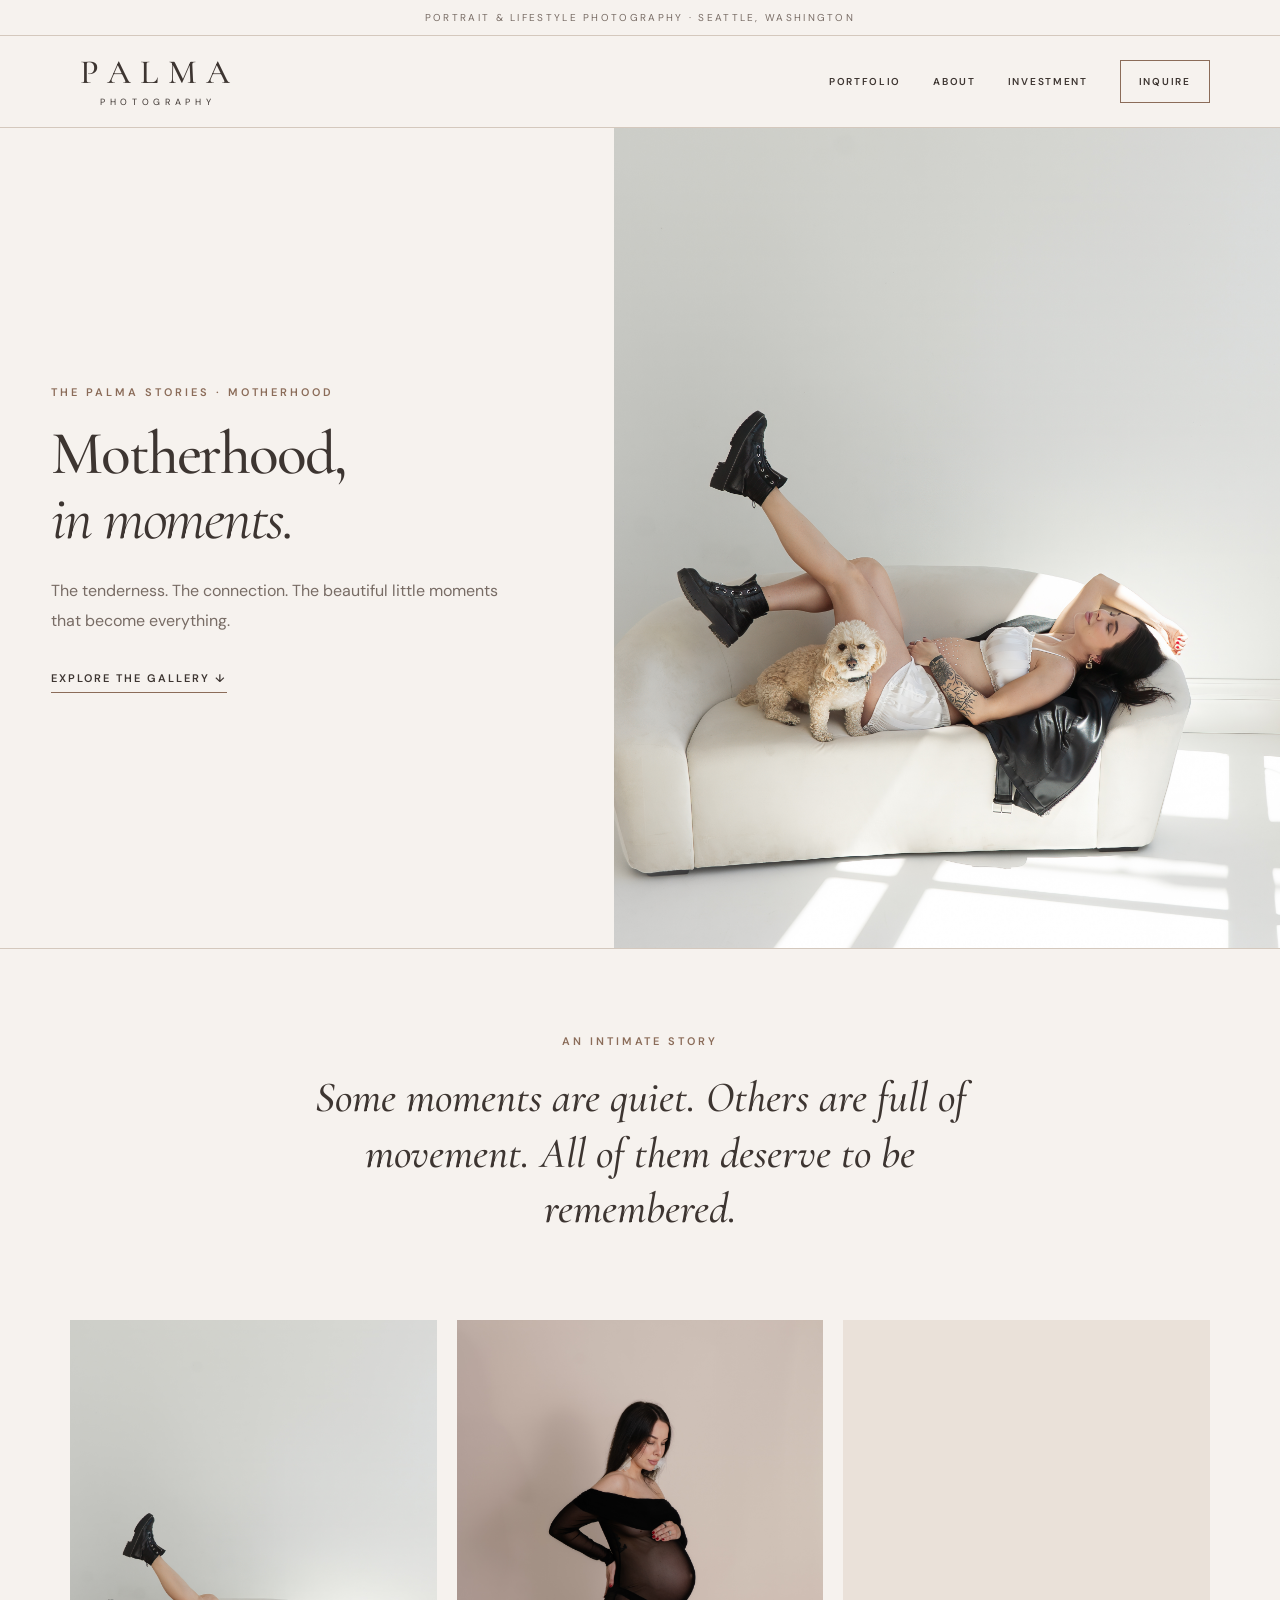
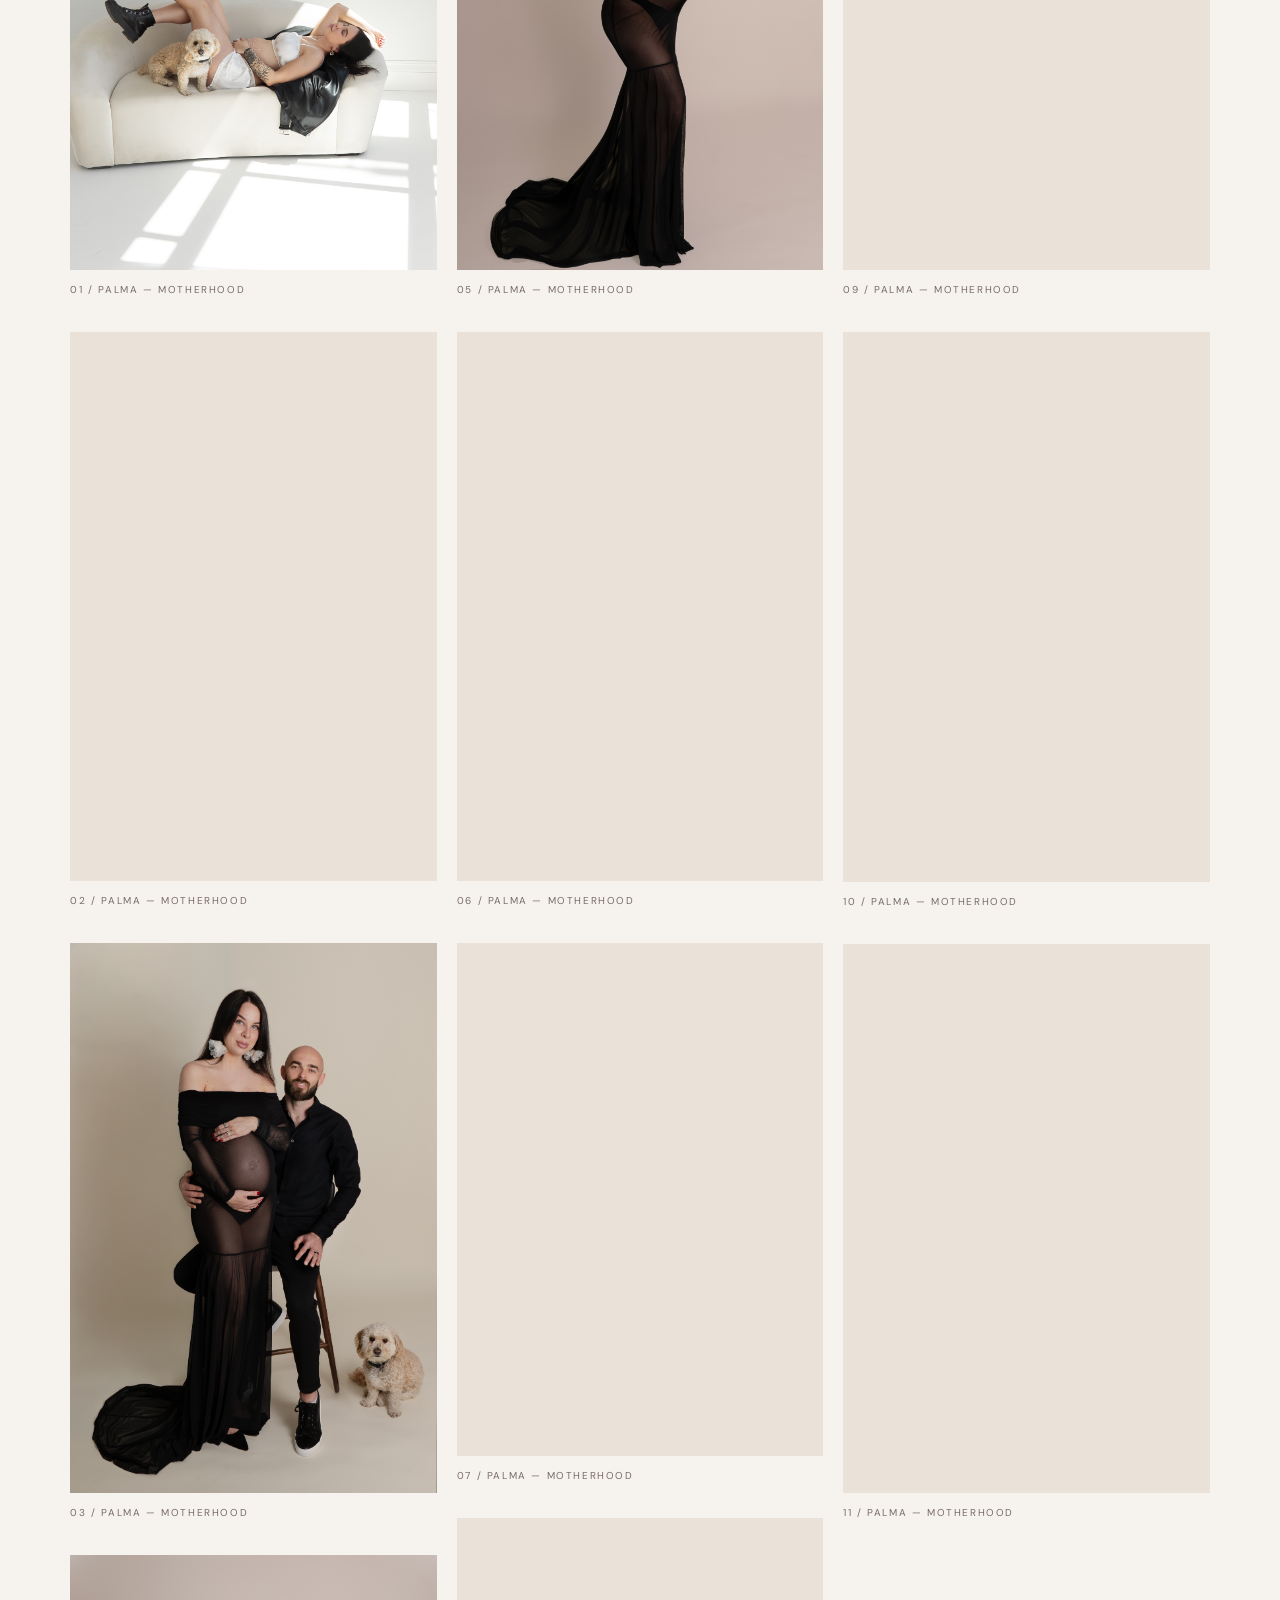
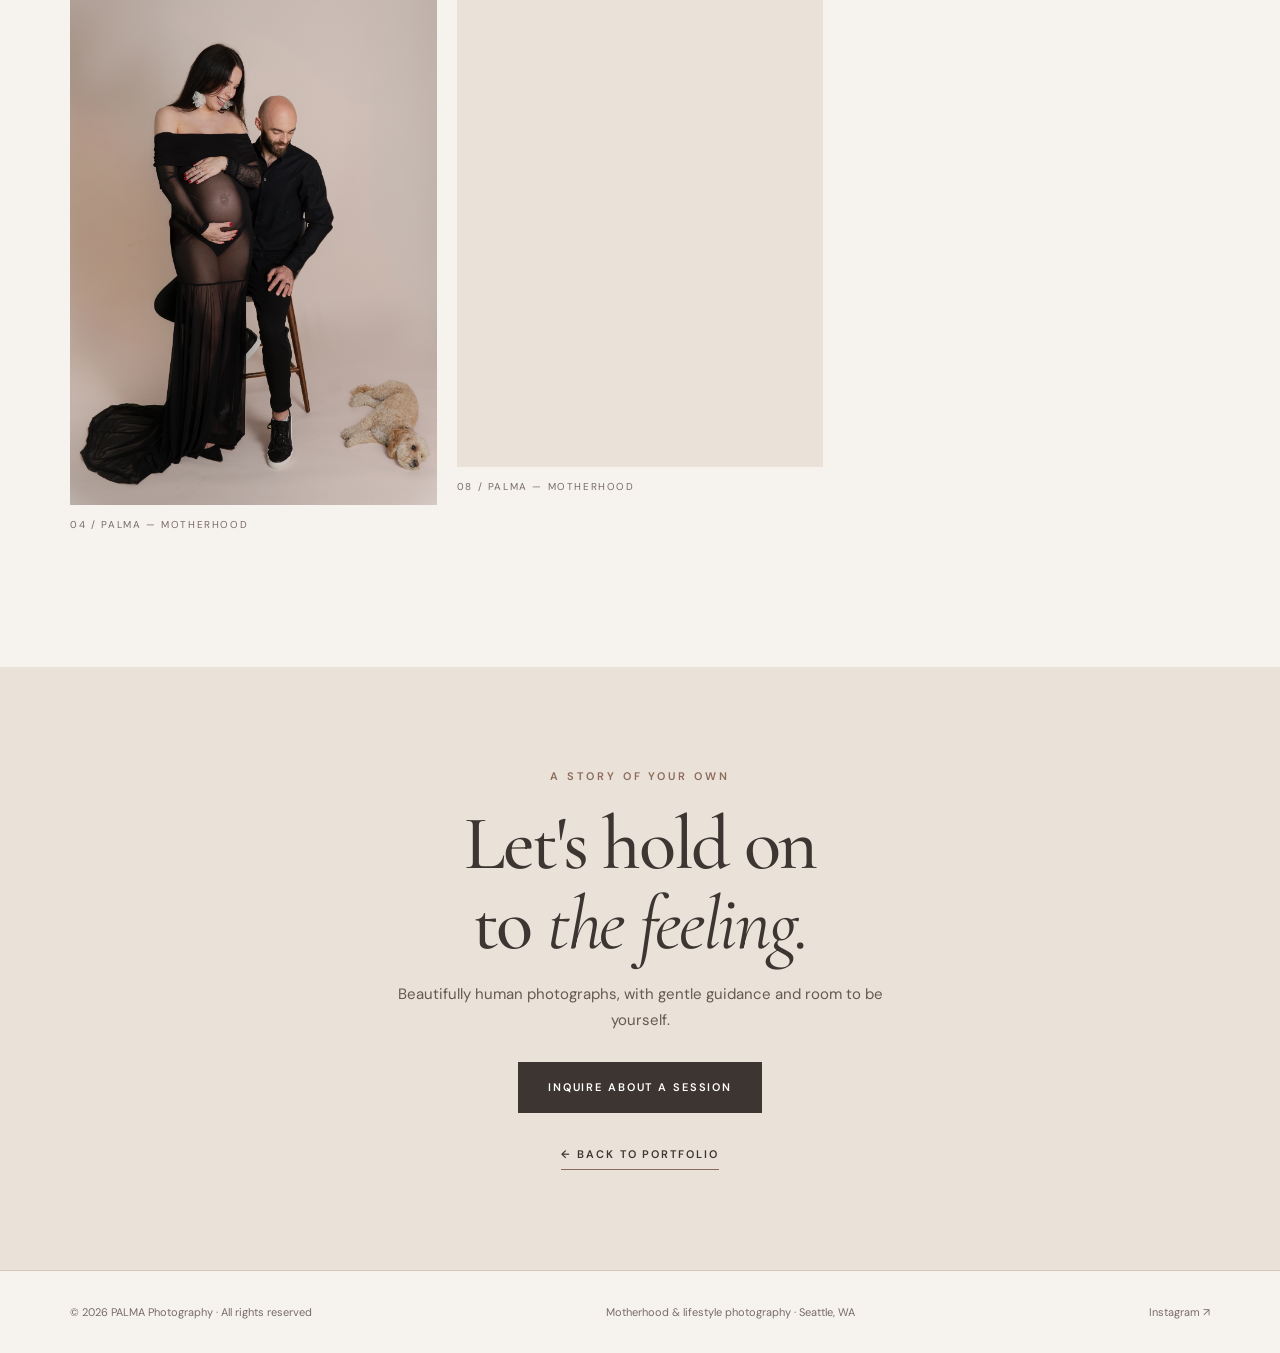
<file: motherhood.html>
<!doctype html>
<html lang="en">
<head>
<meta charset="utf-8">
<meta name="viewport" content="width=device-width, initial-scale=1">
<meta name="theme-color" content="#f6f2ee">
<title>Motherhood Stories | PALMA Photography</title>
<meta name="description" content="Explore PALMA Photography's motherhood portrait gallery: tender connections, natural expressions and beautifully human moments. Portrait and lifestyle photographer in Seattle, Washington.">
<link rel="canonical" href="https://www.palma.photography/motherhood.html">
<link rel="icon" href="PalmaLogoSeattle.png" type="image/png">
<meta property="og:type" content="website">
<meta property="og:site_name" content="PALMA Photography">
<meta property="og:title" content="PALMA Photography">
<meta property="og:description" content="Motherhood stories — the little moments that mean everything.">
<meta property="og:url" content="https://www.palma.photography/motherhood.html">
<meta property="og:image" content="https://www.palma.photography/PalmaLogoSeattle.png">
<meta name="twitter:card" content="summary">
<meta name="twitter:title" content="PALMA Photography">
<meta name="twitter:image" content="https://www.palma.photography/PalmaLogoSeattle.png">
<link rel="preconnect" href="https://fonts.googleapis.com">
<link rel="preconnect" href="https://fonts.gstatic.com" crossorigin>
<link href="https://fonts.googleapis.com/css2?family=Cormorant+Garamond:wght@400;500;600&family=DM+Sans:wght@400;500;600&display=swap" rel="stylesheet">
<style>
:root{--paper:#f6f2ee;--deep:#eae1d9;--ink:#3d3531;--muted:#786c65;--accent:#8b6c59;--line:#d4c8bd;--serif:'Cormorant Garamond',Georgia,serif;--sans:'DM Sans',Arial,sans-serif}
*{box-sizing:border-box}html{scroll-behavior:smooth}body{margin:0;background:var(--paper);color:var(--ink);font:15px/1.7 var(--sans);-webkit-font-smoothing:antialiased}a{color:inherit}img{display:block;width:100%}button{font:inherit}a:focus-visible,button:focus-visible{outline:3px solid #8b6c59;outline-offset:4px}
.skip{position:absolute;left:-10000px;top:auto;background:white;z-index:10}.skip:focus{left:1rem;top:1rem;padding:.6rem}
.topline{border-bottom:1px solid var(--line);text-transform:uppercase;text-align:center;letter-spacing:.23em;font-size:10px;padding:9px 16px;color:var(--muted)}
.site-header{display:flex;align-items:center;justify-content:space-between;gap:30px;max-width:1400px;margin:0 auto;padding:20px 5.5%}.brand{text-align:center;display:inline-flex;flex-direction:column;text-decoration:none;line-height:1;min-width:170px}.brand-main{font:500 34px/1 var(--serif);letter-spacing:.28em;padding-left:.28em}.brand-sub{font-size:9px;letter-spacing:.52em;padding-left:.52em;margin-top:8px;text-transform:uppercase}.nav{display:flex;gap:clamp(15px,2.5vw,38px);align-items:center;flex-wrap:wrap}.nav a{text-decoration:none;font-size:10px;text-transform:uppercase;letter-spacing:.17em;font-weight:600}.nav-cta{padding:12px 18px;border:1px solid var(--accent)}
.eyebrow{color:var(--accent);font-size:11px;letter-spacing:.27em;text-transform:uppercase;font-weight:600;margin:0 0 19px}
h1,h2,p{margin-top:0}h1,h2{font-family:var(--serif);font-weight:500;line-height:1.04}h1{font-size:clamp(4.2rem,8vw,8.3rem);letter-spacing:-.04em;margin:0 0 25px}h1 em,h2 em{font-weight:400}.lead{font-size:16px;color:var(--muted);line-height:1.9;max-width:450px}.hero{border-top:1px solid var(--line);border-bottom:1px solid var(--line);display:grid;grid-template-columns:48% 52%;min-height:570px}.hero-copy{display:flex;flex-direction:column;justify-content:center;align-items:flex-start;padding:70px 8% 70px max(7%,calc((100vw - 1180px)/2))}.hero-photo{min-height:570px;width:100%;height:100%;max-height:820px;object-fit:cover;object-position:center 38%;background:var(--deep)}.text-link{font-size:11px;font-weight:600;text-decoration:none;letter-spacing:.18em;text-transform:uppercase;padding-bottom:5px;border-bottom:1px solid var(--accent);display:inline-block;margin-top:16px}
.intro{padding:83px max(6%,calc((100vw - 1180px)/2));text-align:center}.intro p:last-child{font:italic 500 clamp(26px,3.4vw,43px)/1.3 var(--serif);max-width:740px;margin:0 auto}.container{width:min(1180px,89%);margin:0 auto}.photo-grid{columns:3;column-gap:20px;padding-bottom:100px}.gallery-item{display:inline-block;break-inside:avoid;width:100%;margin:0 0 34px}.gallery-button{display:block;width:100%;padding:0;border:0;background:var(--deep);cursor:zoom-in;overflow:hidden}.gallery-button img{width:100%;height:auto;transition:transform .35s}.gallery-button:hover img{transform:scale(1.018)}figcaption{margin:11px 0 0;text-transform:uppercase;letter-spacing:.16em;color:var(--muted);font-size:10px}
.closing{background:var(--deep);text-align:center;padding:100px 20px}.closing h2{font-size:clamp(3.5rem,6vw,6rem);letter-spacing:-.03em;margin-bottom:18px}.closing>p:not(.eyebrow){max-width:520px;color:#665950;margin:0 auto 29px}.btn{background:var(--ink);color:#fff;text-decoration:none;display:inline-block;padding:16px 30px;font-size:11px;font-weight:600;text-transform:uppercase;letter-spacing:.17em}.closing .text-link{display:block;width:max-content;margin:32px auto 0}footer{padding:32px 5.5%;display:flex;gap:20px;justify-content:space-between;flex-wrap:wrap;font-size:11px;color:var(--muted);border-top:1px solid var(--line)}footer a{text-decoration:none}
.lightbox{padding:0;margin:auto;border:0;max-width:100vw;max-height:100vh;width:100vw;height:100vh;background:#151515;color:#fff}.lightbox::backdrop{background:rgba(0,0,0,.97)}.lightbox[open]{display:flex;align-items:center;justify-content:center}.lightbox-image{width:auto;max-width:calc(100vw - 130px);max-height:calc(100vh - 70px);height:auto;object-fit:contain}.lb-btn{position:absolute;color:#fff;background:rgba(30,30,30,.65);border:1px solid #777;min-width:40px;min-height:44px;cursor:pointer;font-size:27px}.lb-close{right:18px;top:16px}.lb-prev{left:18px;top:50%}.lb-next{right:18px;top:50%}.lb-counter{position:absolute;bottom:15px;left:50%;transform:translateX(-50%);font-size:12px;letter-spacing:.2em}
@media(max-width:900px){.site-header{flex-direction:column;gap:18px}.hero-copy{padding-left:9%}.photo-grid{columns:2}}
@media(max-width:650px){.site-header{padding:22px 4%}.nav{gap:14px;justify-content:center}.nav a{font-size:9px}.hero{grid-template-columns:1fr}.hero-copy{padding:70px 7% 58px}.hero-photo{min-height:440px;max-height:550px}.intro{padding:68px 7%}.photo-grid{columns:2;column-gap:13px;padding-bottom:65px}.gallery-item{margin-bottom:23px}.closing{padding:70px 6%}.lightbox-image{max-width:calc(100vw - 35px);max-height:calc(100vh - 130px)}.lb-prev,.lb-next{top:auto;bottom:20px}}
@media(max-width:400px){.nav{gap:10px}.hero h1{font-size:4.1rem}.photo-grid{columns:1}footer{justify-content:center;text-align:center}}
@media(prefers-reduced-motion:reduce){html{scroll-behavior:auto}*{transition:none!important}}

/* PALMA 2026-10-25 — Fix oversized heading clipping into portrait. */
.hero { grid-template-columns: minmax(0,48%) minmax(0,52%); }
.hero-copy {
  min-width: 0;
  padding: 70px clamp(26px,4vw,72px);
}
.hero h1 {
  max-width: 100%;
  font-size: clamp(3rem,4.8vw,5.5rem);
  line-height: 1.06;
  letter-spacing: -.035em;
}
@media (max-width: 950px) {
  .hero { grid-template-columns: 1fr; }
  .hero-copy { padding: 65px 7% 50px; }
  .hero-photo { min-height: 420px; max-height: 600px; }
}
@media (max-width: 650px) {
  .hero h1 { font-size: clamp(2.25rem,9.5vw,3.7rem); }
  .hero-photo { min-height: 410px; max-height: 540px; }
}

</style>
</head>
<body>
<a class="skip" href="#main">Skip to content</a>
<div class="topline">Portrait &amp; lifestyle photography · Seattle, Washington</div>
<header class="site-header"><a class="brand" href="index.html#top" aria-label="PALMA Photography homepage"><span class="brand-main">PALMA</span><span class="brand-sub">Photography</span></a><nav class="nav" aria-label="Main navigation"><a href="index.html#portfolio">Portfolio</a><a href="index.html#about">About</a><a href="index.html#investment">Investment</a><a class="nav-cta" href="index.html#contact">Inquire</a></nav></header>
<main id="main">
<section class="hero"><div class="hero-copy"><p class="eyebrow">The PALMA stories · Motherhood</p><h1>Motherhood,<br><em>in moments.</em></h1><p class="lead">The tenderness. The connection. The beautiful little moments that become everything.</p><a class="text-link" href="#motherhood-gallery">Explore the gallery ↓</a></div><img class="hero-photo" src="assets/img/motherhood/DSC00817-Edit-2.jpg" alt="A tender motherhood portrait by PALMA Photography" fetchpriority="high"></section>
<div class="intro"><p class="eyebrow">An intimate story</p><p>Some moments are quiet. Others are full of movement. All of them deserve to be remembered.</p></div>
<section id="motherhood-gallery" class="container" aria-label="PALMA Motherhood photography gallery"><div class="photo-grid">
<figure class="gallery-item"><button type="button" class="gallery-button" data-index="0" aria-label="Open motherhood photograph 1"><img loading="lazy" decoding="async" src="assets/img/motherhood/DSC00817-Edit-2.jpg" alt="Motherhood portrait by PALMA Photography, image 1"></button><figcaption>01 / PALMA — Motherhood</figcaption></figure>
<figure class="gallery-item"><button type="button" class="gallery-button" data-index="1" aria-label="Open motherhood photograph 2"><img loading="lazy" decoding="async" src="assets/img/motherhood/DSC00660-Edit-3.jpg" alt="Motherhood portrait by PALMA Photography, image 2"></button><figcaption>02 / PALMA — Motherhood</figcaption></figure>
<figure class="gallery-item"><button type="button" class="gallery-button" data-index="2" aria-label="Open motherhood photograph 3"><img loading="lazy" decoding="async" src="assets/img/motherhood/DSC00684-Edit.jpg" alt="Motherhood portrait by PALMA Photography, image 3"></button><figcaption>03 / PALMA — Motherhood</figcaption></figure>
<figure class="gallery-item"><button type="button" class="gallery-button" data-index="3" aria-label="Open motherhood photograph 4"><img loading="lazy" decoding="async" src="assets/img/motherhood/DSC00691-Edit-2.jpg" alt="Motherhood portrait by PALMA Photography, image 4"></button><figcaption>04 / PALMA — Motherhood</figcaption></figure>
<figure class="gallery-item"><button type="button" class="gallery-button" data-index="4" aria-label="Open motherhood photograph 5"><img loading="lazy" decoding="async" src="assets/img/motherhood/DSC00733-Edit.jpg" alt="Motherhood portrait by PALMA Photography, image 5"></button><figcaption>05 / PALMA — Motherhood</figcaption></figure>
<figure class="gallery-item"><button type="button" class="gallery-button" data-index="5" aria-label="Open motherhood photograph 6"><img loading="lazy" decoding="async" src="assets/img/motherhood/DSC00745-Edit-2.jpg" alt="Motherhood portrait by PALMA Photography, image 6"></button><figcaption>06 / PALMA — Motherhood</figcaption></figure>
<figure class="gallery-item"><button type="button" class="gallery-button" data-index="6" aria-label="Open motherhood photograph 7"><img loading="lazy" decoding="async" src="assets/img/motherhood/DSC00829-Edit.jpg" alt="Motherhood portrait by PALMA Photography, image 7"></button><figcaption>07 / PALMA — Motherhood</figcaption></figure>
<figure class="gallery-item"><button type="button" class="gallery-button" data-index="7" aria-label="Open motherhood photograph 8"><img loading="lazy" decoding="async" src="assets/img/motherhood/DSC00848-Edit-Edit-2.jpg" alt="Motherhood portrait by PALMA Photography, image 8"></button><figcaption>08 / PALMA — Motherhood</figcaption></figure>
<figure class="gallery-item"><button type="button" class="gallery-button" data-index="8" aria-label="Open motherhood photograph 9"><img loading="lazy" decoding="async" src="assets/img/motherhood/DSC00886-Edit.jpg" alt="Motherhood portrait by PALMA Photography, image 9"></button><figcaption>09 / PALMA — Motherhood</figcaption></figure>
<figure class="gallery-item"><button type="button" class="gallery-button" data-index="9" aria-label="Open motherhood photograph 10"><img loading="lazy" decoding="async" src="assets/img/motherhood/DSC00898-Edit.jpg" alt="Motherhood portrait by PALMA Photography, image 10"></button><figcaption>10 / PALMA — Motherhood</figcaption></figure>
<figure class="gallery-item"><button type="button" class="gallery-button" data-index="10" aria-label="Open motherhood photograph 11"><img loading="lazy" decoding="async" src="assets/img/motherhood/DSC01029-Edit-2.jpg" alt="Motherhood portrait by PALMA Photography, image 11"></button><figcaption>11 / PALMA — Motherhood</figcaption></figure>
</div></section>
<section class="closing"><p class="eyebrow">A story of your own</p><h2>Let's hold on<br>to <em>the feeling.</em></h2><p>Beautifully human photographs, with gentle guidance and room to be yourself.</p><a class="btn" href="index.html#contact">Inquire about a session</a><a class="text-link" href="index.html#portfolio">← Back to portfolio</a></section>
</main>
<footer><span>© 2026 PALMA Photography · All rights reserved</span><span>Motherhood &amp; lifestyle photography · Seattle, WA</span><a href="https://www.instagram.com/palma_ph_/" target="_blank" rel="noopener">Instagram ↗</a></footer>
<dialog id="photo-lightbox" class="lightbox" aria-label="Enlarged motherhood photograph"><button id="lb-close" class="lb-btn lb-close" aria-label="Close">×</button><button id="lb-prev" class="lb-btn lb-prev" aria-label="Previous">‹</button><img id="lb-image" class="lightbox-image" alt=""><button id="lb-next" class="lb-btn lb-next" aria-label="Next">›</button><span id="lb-counter" class="lb-counter"></span></dialog>
<script>
const pictures=[
  'assets/img/motherhood/DSC00817-Edit-2.jpg',
  'assets/img/motherhood/DSC00660-Edit-3.jpg',
  'assets/img/motherhood/DSC00684-Edit.jpg',
  'assets/img/motherhood/DSC00691-Edit-2.jpg',
  'assets/img/motherhood/DSC00733-Edit.jpg',
  'assets/img/motherhood/DSC00745-Edit-2.jpg',
  'assets/img/motherhood/DSC00829-Edit.jpg',
  'assets/img/motherhood/DSC00848-Edit-Edit-2.jpg',
  'assets/img/motherhood/DSC00886-Edit.jpg',
  'assets/img/motherhood/DSC00898-Edit.jpg',
  'assets/img/motherhood/DSC01029-Edit-2.jpg'
];
const dialog=document.getElementById('photo-lightbox');
const image=document.getElementById('lb-image');
const counter=document.getElementById('lb-counter');
let current=0;
function display(i){current=(i+pictures.length)%pictures.length;image.src=pictures[current];image.alt='Motherhood portrait '+(current+1)+' by PALMA Photography';counter.textContent=(current+1)+' / '+pictures.length;}
document.querySelectorAll('.gallery-button').forEach((b)=>b.addEventListener('click',()=>{display(Number(b.dataset.index));dialog.showModal();}));
document.getElementById('lb-close').addEventListener('click',()=>dialog.close());
document.getElementById('lb-prev').addEventListener('click',()=>display(current-1));
document.getElementById('lb-next').addEventListener('click',()=>display(current+1));
dialog.addEventListener('click',(e)=>{if(e.target===dialog)dialog.close()});
dialog.addEventListener('keydown',(e)=>{if(e.key==='ArrowRight')display(current+1);if(e.key==='ArrowLeft')display(current-1)});
dialog.addEventListener('close',()=>image.removeAttribute('src'));
</script>
</body></html>
</file>
